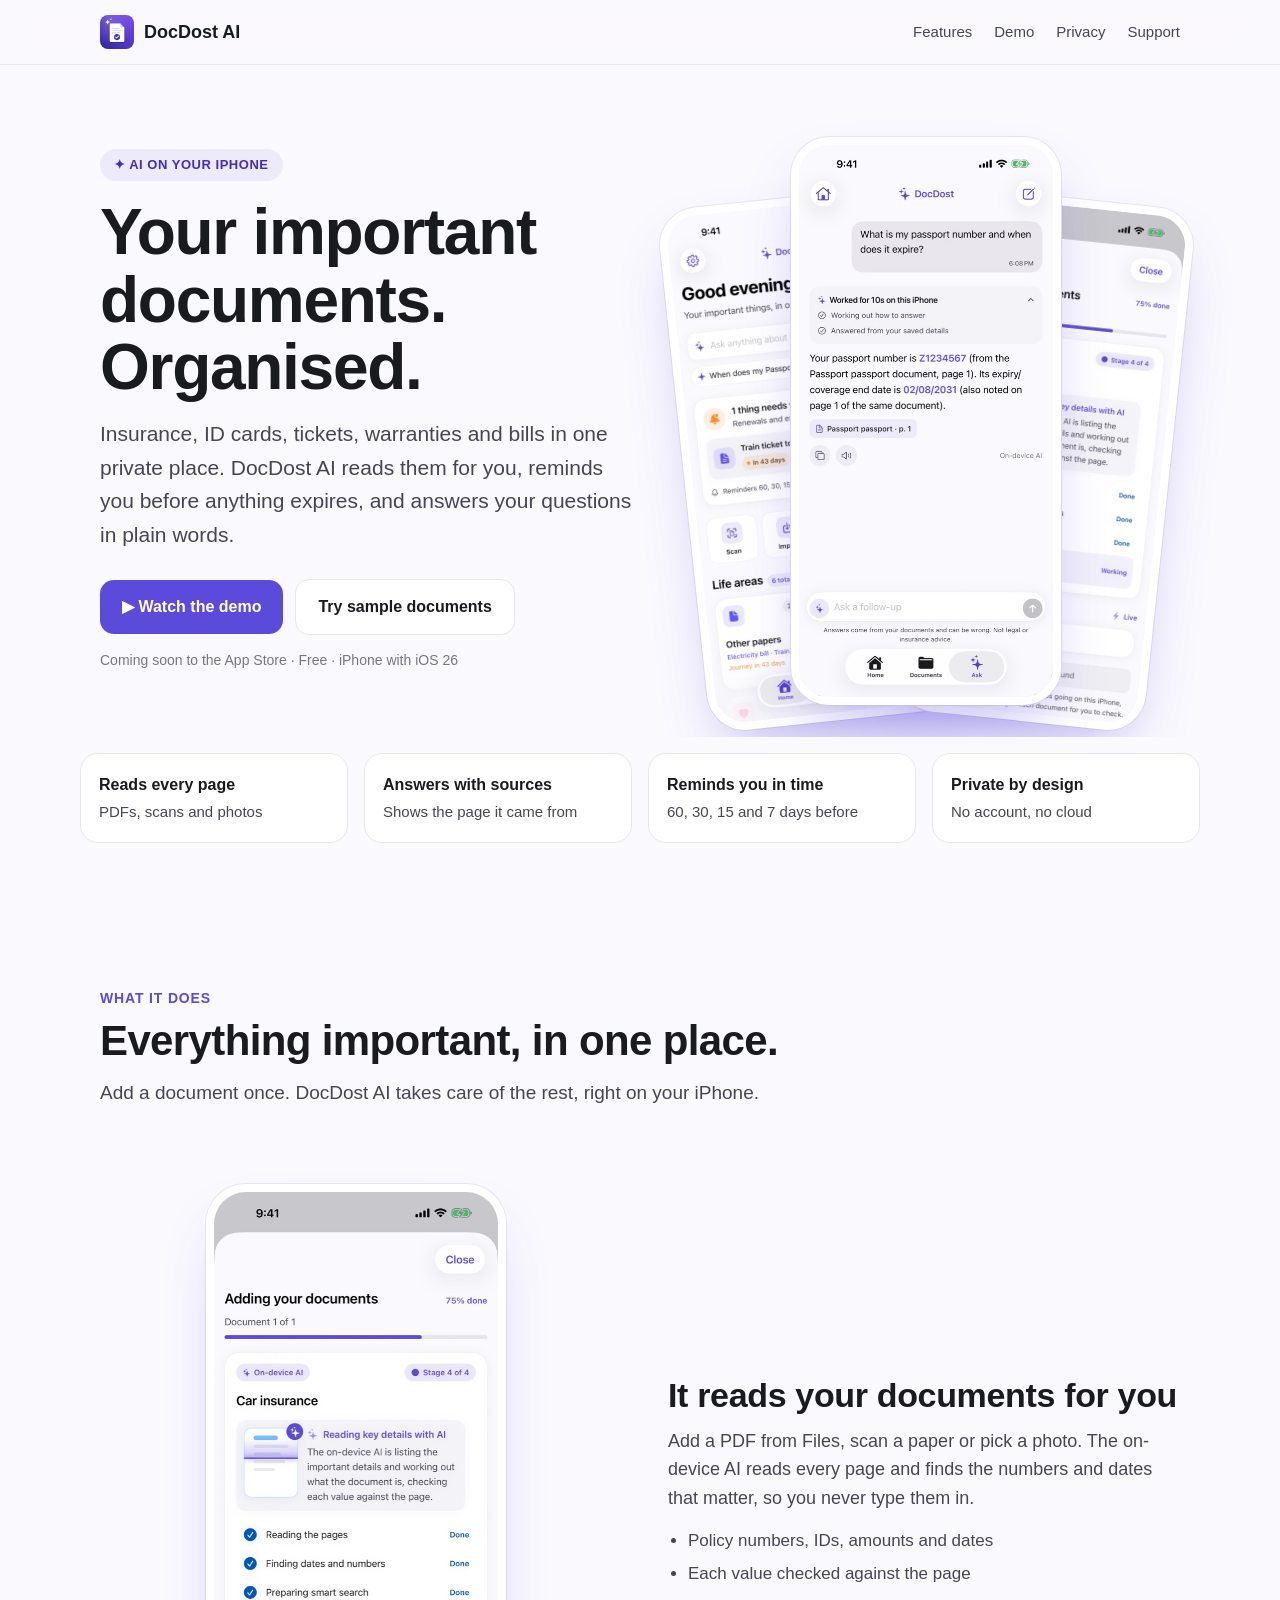
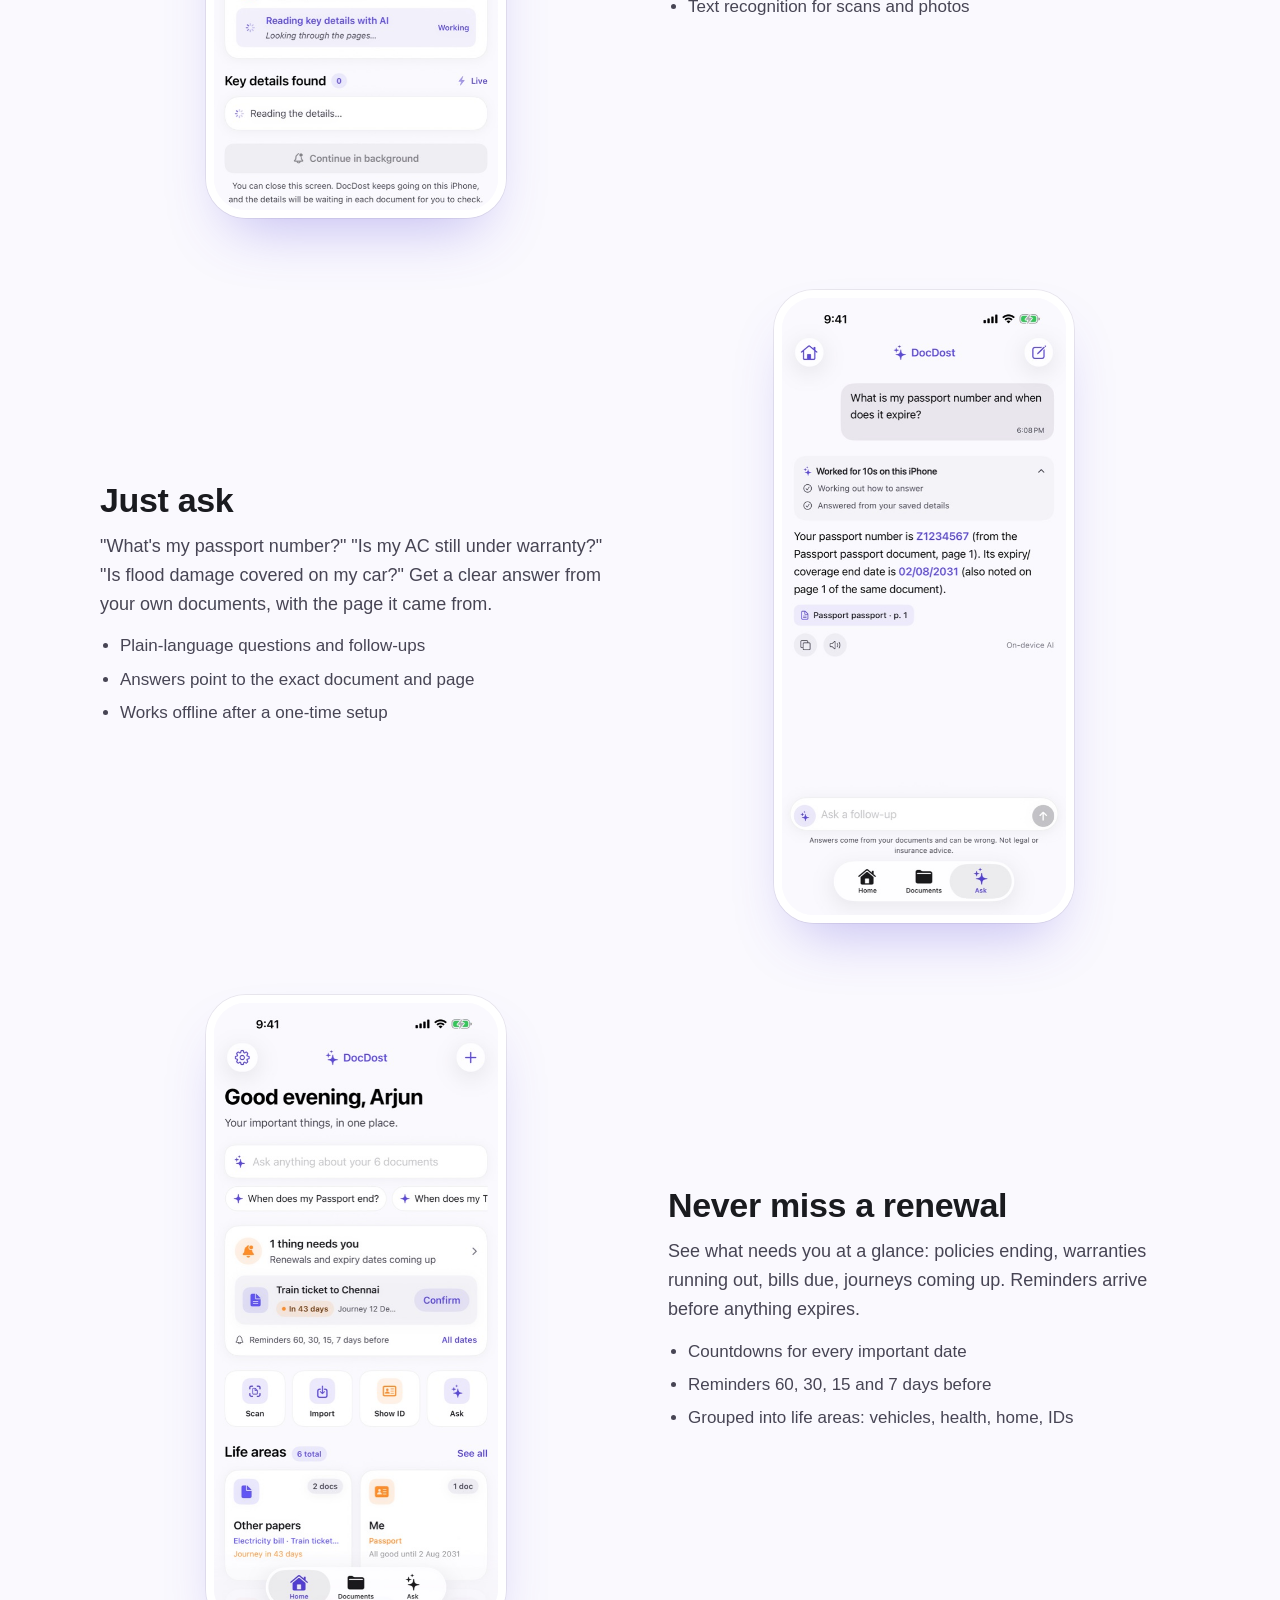
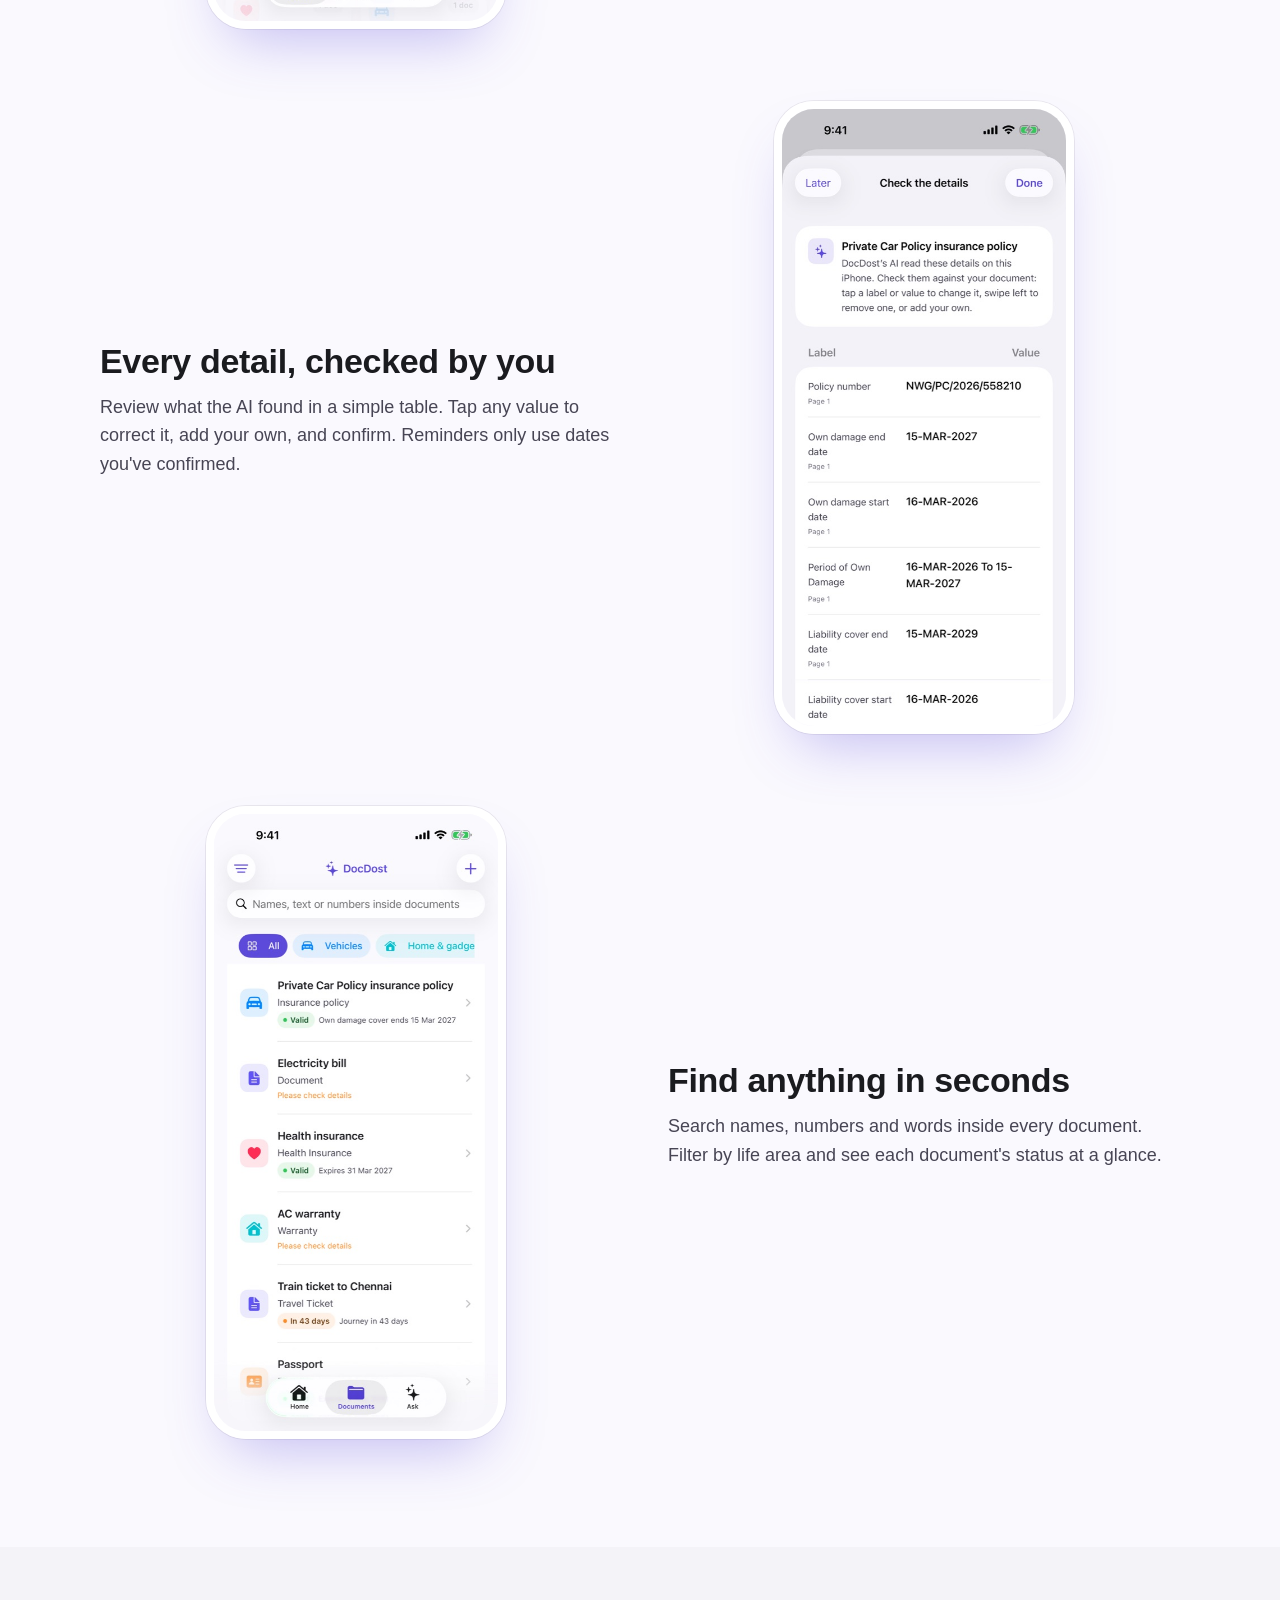
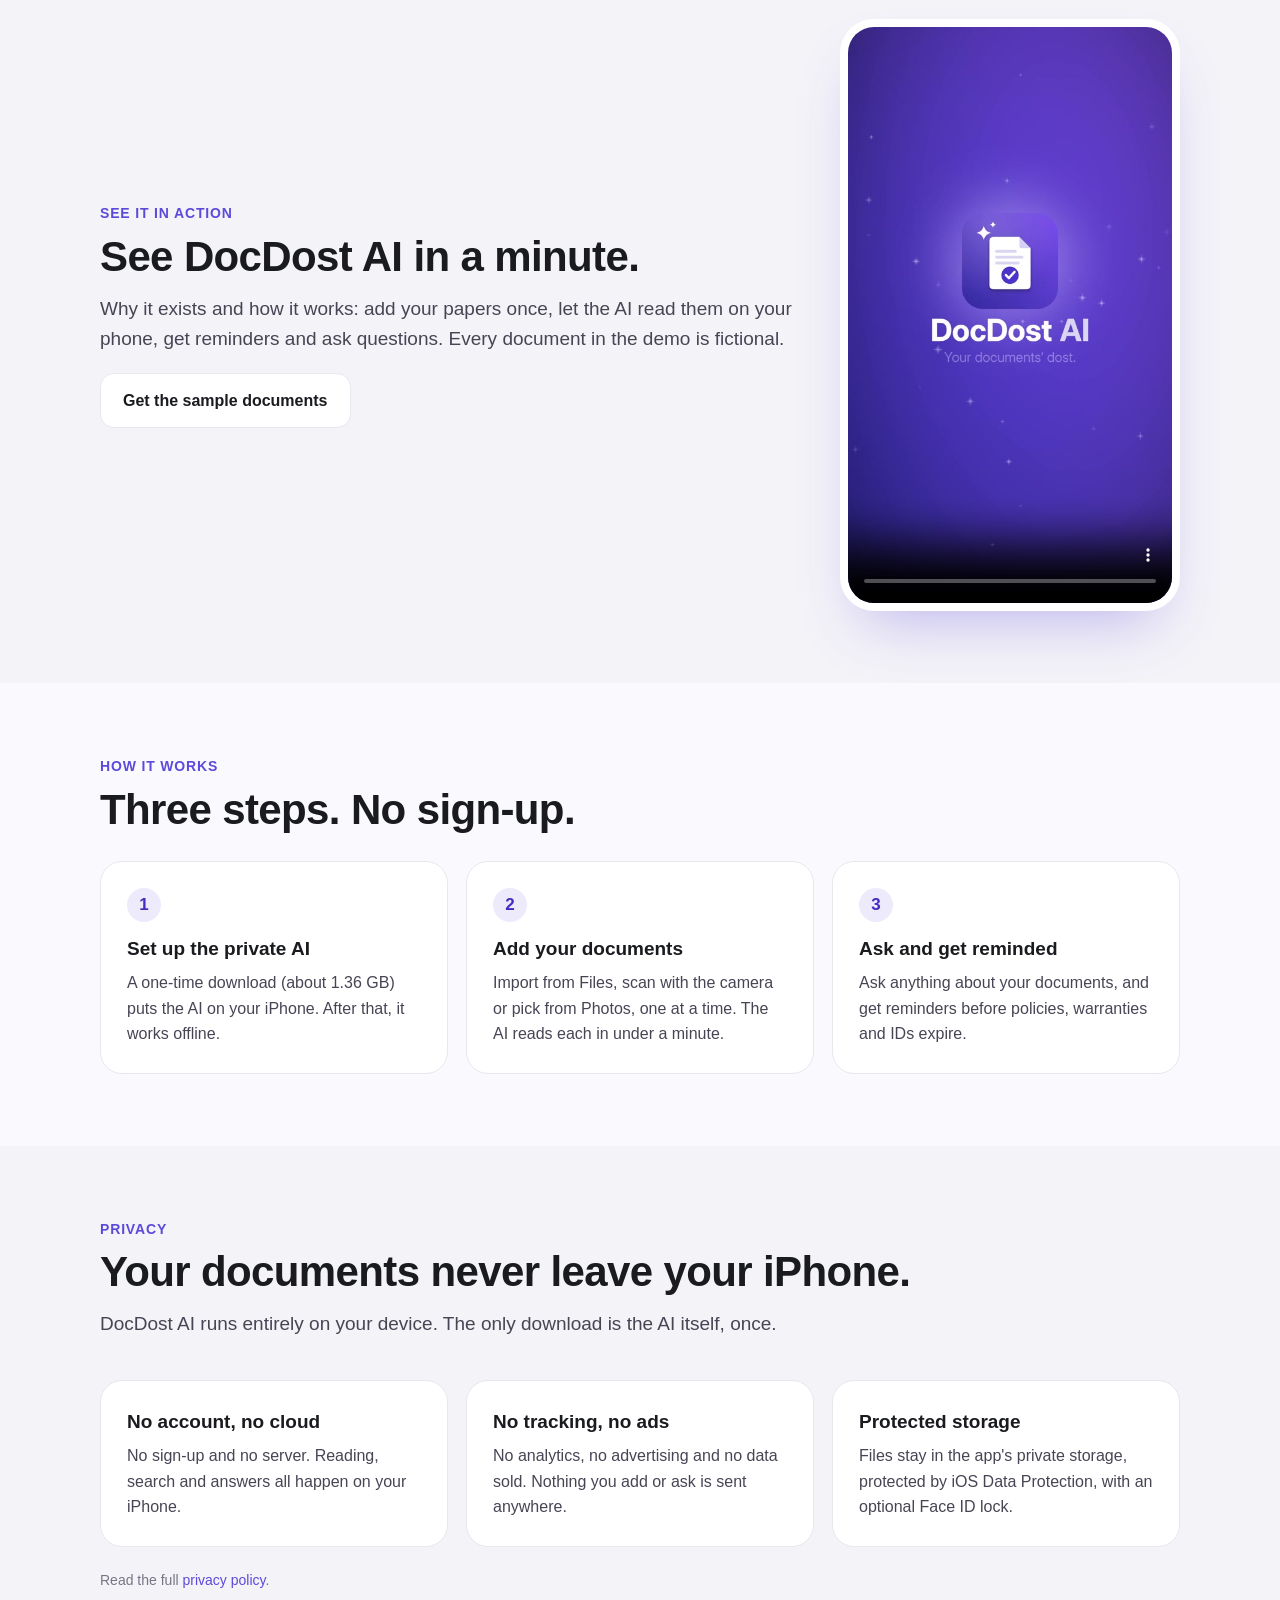
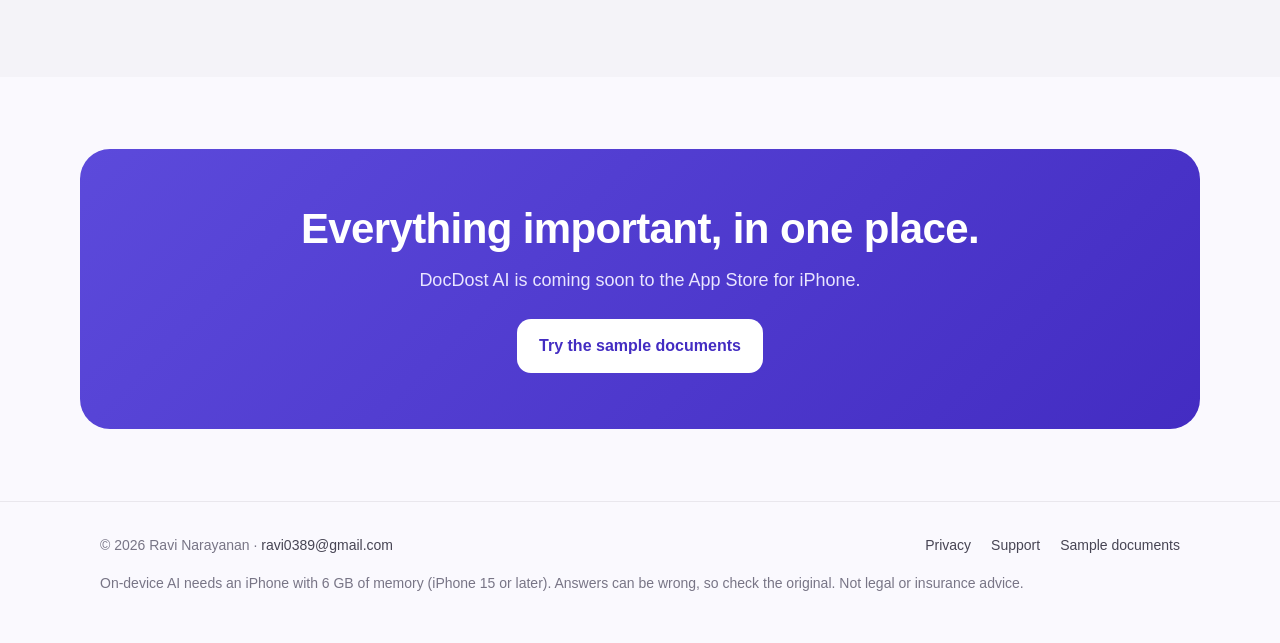
<file: index.html>
<!doctype html>
<html lang="en">
<head>
<meta charset="utf-8">
<meta name="viewport" content="width=device-width, initial-scale=1">
<title>DocDost AI: your important documents, organised</title>
<meta name="description" content="Keep insurance, ID cards, tickets, warranties and bills in one private place. DocDost AI reads them on your iPhone, reminds you before anything expires and answers your questions. No account, no cloud.">
<meta property="og:title" content="DocDost AI">
<meta property="og:description" content="Your important documents, organised. Answers and reminders from AI that stays on your iPhone.">
<meta property="og:image" content="https://ravinarayanan89.github.io/docdost-site/img/banner.jpg">
<link rel="icon" href="favicon.png">
<link rel="apple-touch-icon" href="apple-touch-icon.png">
<link rel="stylesheet" href="site.css">
</head>
<body>

<header class="top">
  <div class="wrap">
    <a class="brand" href="./"><img src="icon.png" alt="">DocDost AI</a>
    <nav class="nav">
      <a class="optional" href="#features">Features</a>
      <a class="optional" href="#demo">Demo</a>
      <a href="#privacy">Privacy</a>
      <a href="support.html">Support</a>
    </nav>
  </div>
</header>

<main>
  <section class="hero">
    <div class="wrap">
      <div>
        <span class="pill">✦ AI on your iPhone</span>
        <h1>Your important documents. Organised.</h1>
        <p class="lede">Insurance, ID cards, tickets, warranties and bills in one private place. DocDost AI reads them for you, reminds you before anything expires, and answers your questions in plain words.</p>
        <div class="cta">
          <a class="button primary" href="#demo">▶ Watch the demo</a>
          <a class="button ghost" href="samples/">Try sample documents</a>
        </div>
        <p class="note">Coming soon to the App Store · Free · iPhone with iOS 26</p>
      </div>
      <div class="phones" aria-hidden="true">
        <img class="phone a" src="img/11-home.jpg" alt="">
        <img class="phone b" src="img/13-answer-passport.jpg" alt="">
        <img class="phone c" src="img/06-ai-reading.jpg" alt="">
      </div>
    </div>
  </section>

  <section style="padding-top:8px">
    <div class="wrap trust">
      <div><strong>Reads every page</strong>PDFs, scans and photos</div>
      <div><strong>Answers with sources</strong>Shows the page it came from</div>
      <div><strong>Reminds you in time</strong>60, 30, 15 and 7 days before</div>
      <div><strong>Private by design</strong>No account, no cloud</div>
    </div>
  </section>

  <section id="features">
    <div class="wrap">
      <p class="eyebrow">What it does</p>
      <h2>Everything important, in one place.</h2>
      <p class="section-lede">Add a document once. DocDost AI takes care of the rest, right on your iPhone.</p>

      <div class="feature">
        <div class="shot"><img src="img/06-ai-reading.jpg" alt="DocDost AI reading a car insurance policy and listing the key details it found" loading="lazy"></div>
        <div>
          <h3>It reads your documents for you</h3>
          <p>Add a PDF from Files, scan a paper or pick a photo. The on-device AI reads every page and finds the numbers and dates that matter, so you never type them in.</p>
          <ul><li>Policy numbers, IDs, amounts and dates</li><li>Each value checked against the page</li><li>Text recognition for scans and photos</li></ul>
        </div>
      </div>

      <div class="feature flip">
        <div class="shot"><img src="img/13-answer-passport.jpg" alt="Asking DocDost AI for a passport number and expiry date" loading="lazy"></div>
        <div>
          <h3>Just ask</h3>
          <p>"What's my passport number?" "Is my AC still under warranty?" "Is flood damage covered on my car?" Get a clear answer from your own documents, with the page it came from.</p>
          <ul><li>Plain-language questions and follow-ups</li><li>Answers point to the exact document and page</li><li>Works offline after a one-time setup</li></ul>
        </div>
      </div>

      <div class="feature">
        <div class="shot"><img src="img/11-home.jpg" alt="Home screen with an upcoming train journey and renewal reminders" loading="lazy"></div>
        <div>
          <h3>Never miss a renewal</h3>
          <p>See what needs you at a glance: policies ending, warranties running out, bills due, journeys coming up. Reminders arrive before anything expires.</p>
          <ul><li>Countdowns for every important date</li><li>Reminders 60, 30, 15 and 7 days before</li><li>Grouped into life areas: vehicles, health, home, IDs</li></ul>
        </div>
      </div>

      <div class="feature flip">
        <div class="shot"><img src="img/08-details-review.jpg" alt="A table of details read from a policy, ready to check and edit" loading="lazy"></div>
        <div>
          <h3>Every detail, checked by you</h3>
          <p>Review what the AI found in a simple table. Tap any value to correct it, add your own, and confirm. Reminders only use dates you've confirmed.</p>
        </div>
      </div>

      <div class="feature">
        <div class="shot"><img src="img/09-documents.jpg" alt="Documents list with status for each document" loading="lazy"></div>
        <div>
          <h3>Find anything in seconds</h3>
          <p>Search names, numbers and words inside every document. Filter by life area and see each document's status at a glance.</p>
        </div>
      </div>
    </div>
  </section>

  <section id="demo" class="alt">
    <div class="wrap demo">
      <div>
        <p class="eyebrow">See it in action</p>
        <h2>See DocDost AI in a minute.</h2>
        <p class="section-lede" style="margin-bottom:18px">Why it exists and how it works: add your papers once, let the AI read them on your phone, get reminders and ask questions. Every document in the demo is fictional.</p>
        <a class="button ghost" href="samples/">Get the sample documents</a>
      </div>
      <video src="img/docdost-demo-runway.mp4" poster="img/docdost-demo-runway-poster.jpg" controls playsinline preload="none" aria-label="DocDost AI demo video"></video>
    </div>
  </section>

  <section>
    <div class="wrap">
      <p class="eyebrow">How it works</p>
      <h2>Three steps. No sign-up.</h2>
      <div class="steps" style="margin-top:28px">
        <div class="card"><div class="num">1</div><h3>Set up the private AI</h3><p>A one-time download (about 1.36 GB) puts the AI on your iPhone. After that, it works offline.</p></div>
        <div class="card"><div class="num">2</div><h3>Add your documents</h3><p>Import from Files, scan with the camera or pick from Photos, one at a time. The AI reads each in under a minute.</p></div>
        <div class="card"><div class="num">3</div><h3>Ask and get reminded</h3><p>Ask anything about your documents, and get reminders before policies, warranties and IDs expire.</p></div>
      </div>
    </div>
  </section>

  <section id="privacy" class="alt">
    <div class="wrap">
      <p class="eyebrow">Privacy</p>
      <h2>Your documents never leave your iPhone.</h2>
      <p class="section-lede">DocDost AI runs entirely on your device. The only download is the AI itself, once.</p>
      <div class="privacy-grid">
        <div class="card"><h3>No account, no cloud</h3><p>No sign-up and no server. Reading, search and answers all happen on your iPhone.</p></div>
        <div class="card"><h3>No tracking, no ads</h3><p>No analytics, no advertising and no data sold. Nothing you add or ask is sent anywhere.</p></div>
        <div class="card"><h3>Protected storage</h3><p>Files stay in the app's private storage, protected by iOS Data Protection, with an optional Face ID lock.</p></div>
      </div>
      <p class="note" style="margin-top:22px">Read the full <a href="privacy.html">privacy policy</a>.</p>
    </div>
  </section>

  <section class="band">
    <div class="wrap">
      <h2>Everything important, in one place.</h2>
      <p>DocDost AI is coming soon to the App Store for iPhone.</p>
      <a class="button" href="samples/">Try the sample documents</a>
    </div>
  </section>
</main>

<footer>
  <div class="wrap">
    <div>© 2026 Ravi Narayanan · <a href="mailto:ravi0389@gmail.com">ravi0389@gmail.com</a></div>
    <nav><a href="privacy.html">Privacy</a><a href="support.html">Support</a><a href="samples/">Sample documents</a></nav>
    <div style="width:100%">On-device AI needs an iPhone with 6 GB of memory (iPhone 15 or later). Answers can be wrong, so check the original. Not legal or insurance advice.</div>
  </div>
</footer>
</body>
</html>
</file>
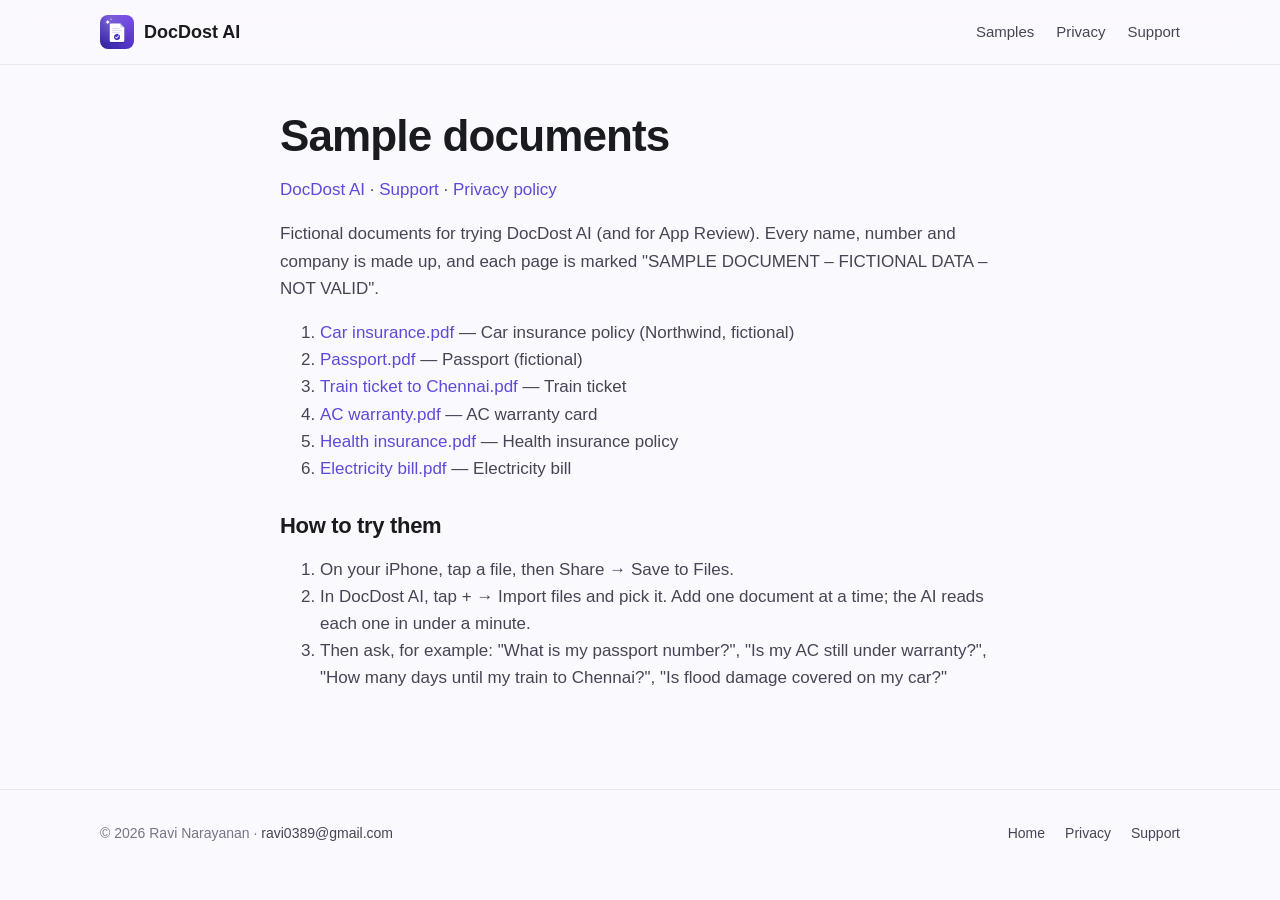
<file: samples/index.html>
<!doctype html>
<html lang="en"><head><meta charset="utf-8"><meta name="viewport" content="width=device-width, initial-scale=1">
<title>DocDost AI Sample Documents</title>
<link rel="icon" href="../favicon.png">
<link rel="apple-touch-icon" href="../apple-touch-icon.png">
<link rel="stylesheet" href="../site.css">
</head><body>
<header class="top"><div class="wrap"><a class="brand" href="../"><img src="../icon.png" alt="">DocDost AI</a>
<nav class="nav"><a class="optional" href="../samples/">Samples</a><a href="../privacy.html">Privacy</a><a href="../support.html">Support</a></nav></div></header>
<main class="doc">
<h1>Sample documents</h1>
<p><a href="../">DocDost AI</a> · <a href="../support.html">Support</a> · <a href="../privacy.html">Privacy policy</a></p>
<p>Fictional documents for trying DocDost AI (and for App Review). Every name, number and company is made up, and each page is marked "SAMPLE DOCUMENT – FICTIONAL DATA – NOT VALID".</p>
<ol>
<li><a href="Car%20insurance.pdf" download>Car insurance.pdf</a> — Car insurance policy (Northwind, fictional)</li>
<li><a href="Passport.pdf" download>Passport.pdf</a> — Passport (fictional)</li>
<li><a href="Train%20ticket%20to%20Chennai.pdf" download>Train ticket to Chennai.pdf</a> — Train ticket</li>
<li><a href="AC%20warranty.pdf" download>AC warranty.pdf</a> — AC warranty card</li>
<li><a href="Health%20insurance.pdf" download>Health insurance.pdf</a> — Health insurance policy</li>
<li><a href="Electricity%20bill.pdf" download>Electricity bill.pdf</a> — Electricity bill</li>
</ol>
<h2>How to try them</h2>
<ol>
<li>On your iPhone, tap a file, then Share → Save to Files.</li>
<li>In DocDost AI, tap + → Import files and pick it. Add one document at a time; the AI reads each one in under a minute.</li>
<li>Then ask, for example: "What is my passport number?", "Is my AC still under warranty?", "How many days until my train to Chennai?", "Is flood damage covered on my car?"</li>
</ol>
</main>
<footer><div class="wrap"><div>© 2026 Ravi Narayanan · <a href="mailto:ravi0389@gmail.com">ravi0389@gmail.com</a></div><nav><a href="../">Home</a><a href="../privacy.html">Privacy</a><a href="../support.html">Support</a></nav></div></footer>
</body></html>
</file>
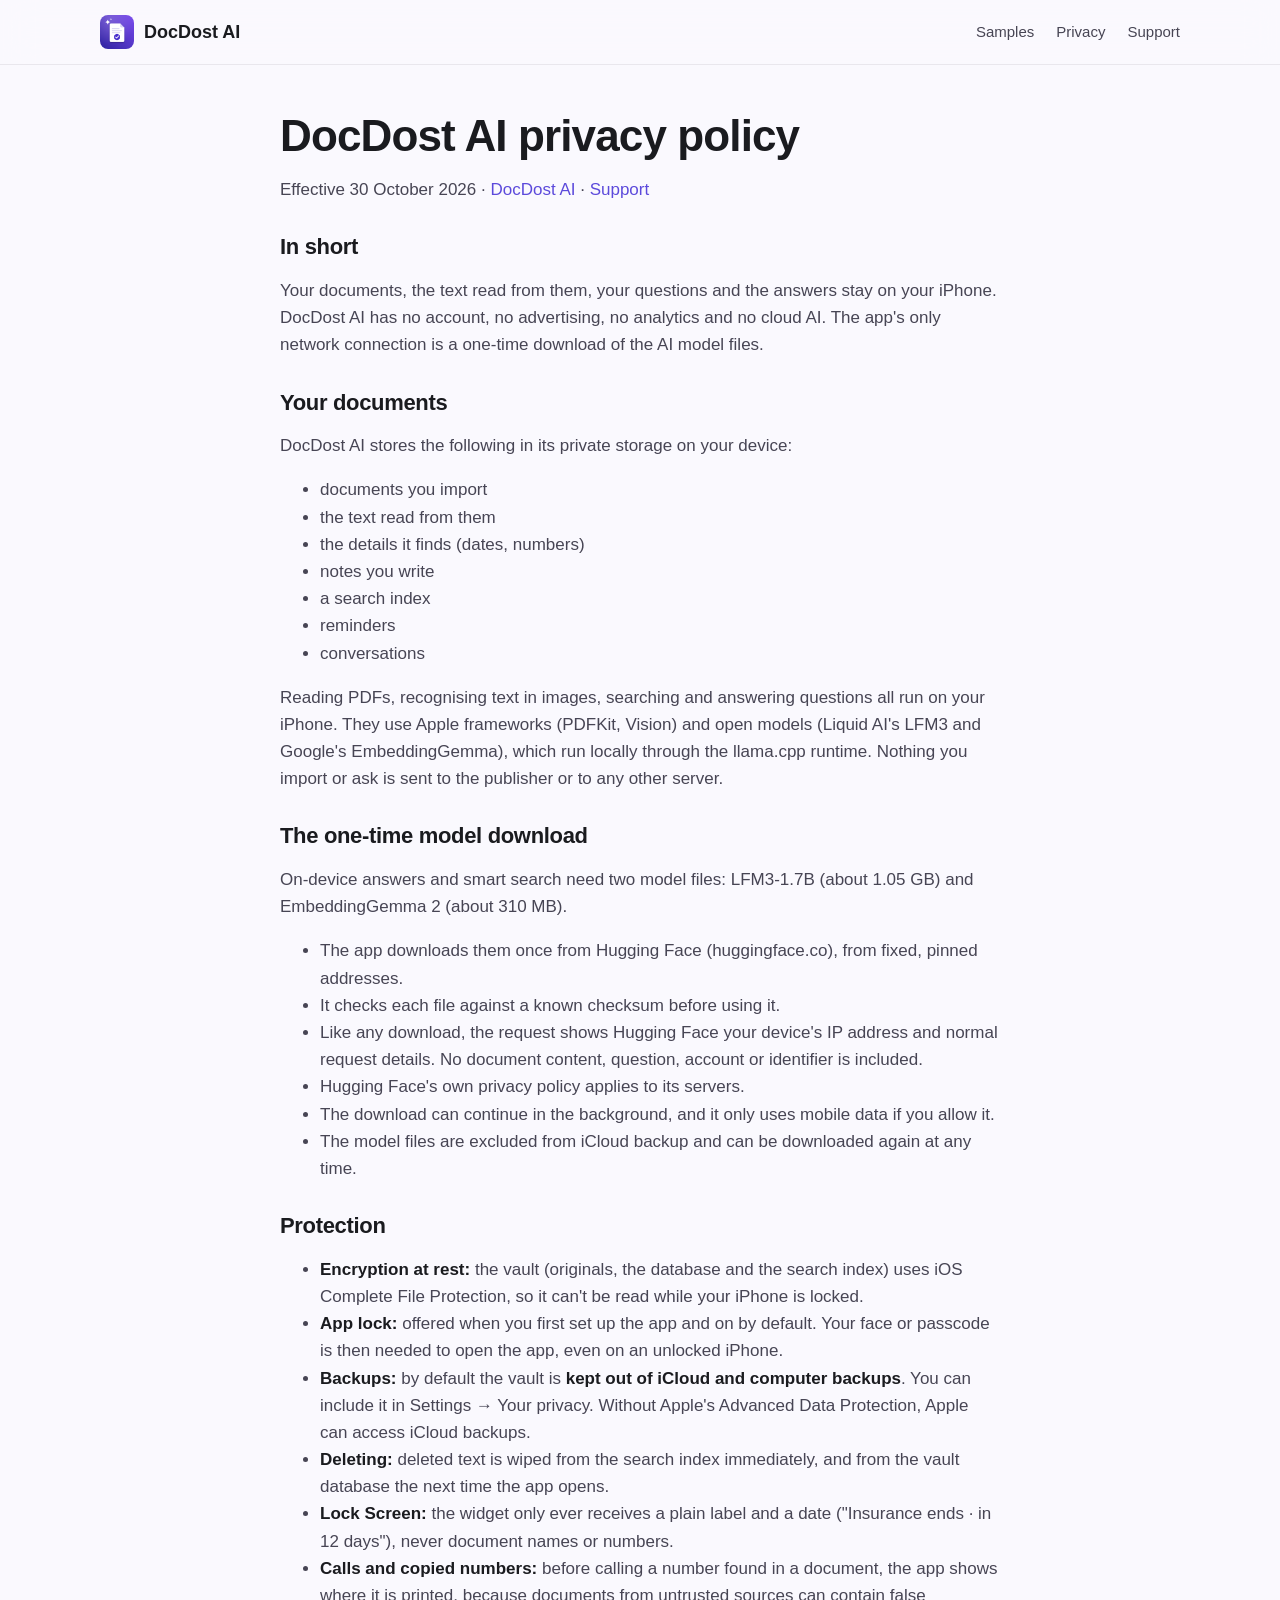
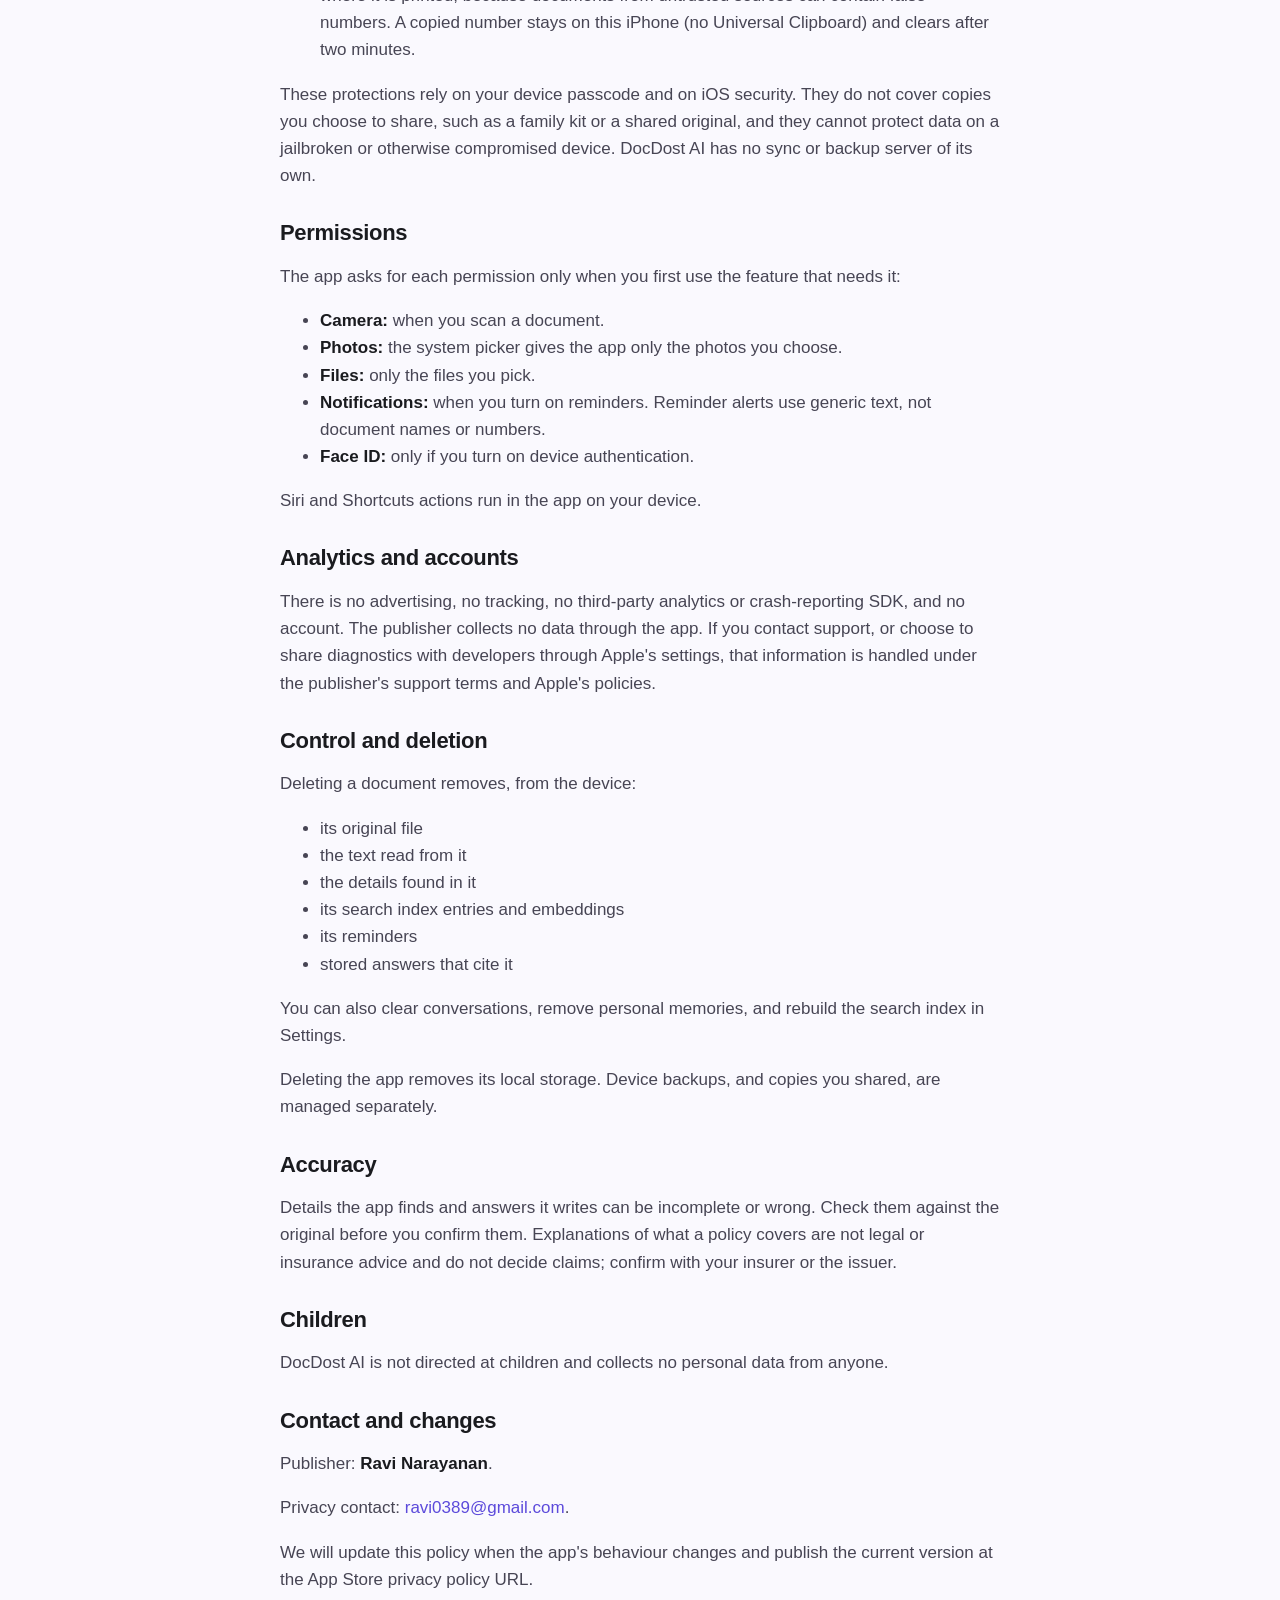
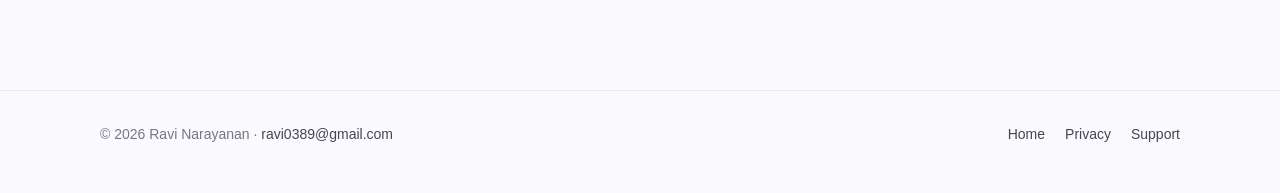
<file: privacy.html>
<!doctype html>
<html lang="en"><head><meta charset="utf-8"><meta name="viewport" content="width=device-width, initial-scale=1">
<title>DocDost AI · Privacy Policy</title>
<link rel="icon" href="favicon.png">
<link rel="apple-touch-icon" href="apple-touch-icon.png">
<link rel="stylesheet" href="site.css">
</head><body>
<header class="top"><div class="wrap"><a class="brand" href="./"><img src="icon.png" alt="">DocDost AI</a>
<nav class="nav"><a class="optional" href="samples/">Samples</a><a href="privacy.html">Privacy</a><a href="support.html">Support</a></nav></div></header>
<main class="doc">
<h1>DocDost AI privacy policy</h1>
<p>Effective 30 October 2026 · <a href="./">DocDost AI</a> · <a href="support.html">Support</a></p>
<h2>In short</h2>
<p>Your documents, the text read from them, your questions and the answers stay on your iPhone. DocDost AI has no account, no advertising, no analytics and no cloud AI. The app&#x27;s only network connection is a one-time download of the AI model files.</p>
<h2>Your documents</h2>
<p>DocDost AI stores the following in its private storage on your device:</p>
<ul>
<li>documents you import</li>
<li>the text read from them</li>
<li>the details it finds (dates, numbers)</li>
<li>notes you write</li>
<li>a search index</li>
<li>reminders</li>
<li>conversations</li>
</ul>
<p>Reading PDFs, recognising text in images, searching and answering questions all run on your iPhone. They use Apple frameworks (PDFKit, Vision) and open models (Liquid AI&#x27;s LFM3 and Google&#x27;s EmbeddingGemma), which run locally through the llama.cpp runtime. Nothing you import or ask is sent to the publisher or to any other server.</p>
<h2>The one-time model download</h2>
<p>On-device answers and smart search need two model files: LFM3-1.7B (about 1.05 GB) and EmbeddingGemma 2 (about 310 MB).</p>
<ul>
<li>The app downloads them once from Hugging Face (huggingface.co), from fixed, pinned addresses.</li>
<li>It checks each file against a known checksum before using it.</li>
<li>Like any download, the request shows Hugging Face your device&#x27;s IP address and normal request details. No document content, question, account or identifier is included.</li>
<li>Hugging Face&#x27;s own privacy policy applies to its servers.</li>
<li>The download can continue in the background, and it only uses mobile data if you allow it.</li>
<li>The model files are excluded from iCloud backup and can be downloaded again at any time.</li>
</ul>
<h2>Protection</h2>
<ul>
<li><strong>Encryption at rest:</strong> the vault (originals, the database and the search index) uses iOS Complete File Protection, so it can&#x27;t be read while your iPhone is locked.</li>
<li><strong>App lock:</strong> offered when you first set up the app and on by default. Your face or passcode is then needed to open the app, even on an unlocked iPhone.</li>
<li><strong>Backups:</strong> by default the vault is <strong>kept out of iCloud and computer backups</strong>. You can include it in Settings → Your privacy. Without Apple&#x27;s Advanced Data Protection, Apple can access iCloud backups.</li>
<li><strong>Deleting:</strong> deleted text is wiped from the search index immediately, and from the vault database the next time the app opens.</li>
<li><strong>Lock Screen:</strong> the widget only ever receives a plain label and a date (&quot;Insurance ends · in 12 days&quot;), never document names or numbers.</li>
<li><strong>Calls and copied numbers:</strong> before calling a number found in a document, the app shows where it is printed, because documents from untrusted sources can contain false numbers. A copied number stays on this iPhone (no Universal Clipboard) and clears after two minutes.</li>
</ul>
<p>These protections rely on your device passcode and on iOS security. They do not cover copies you choose to share, such as a family kit or a shared original, and they cannot protect data on a jailbroken or otherwise compromised device. DocDost AI has no sync or backup server of its own.</p>
<h2>Permissions</h2>
<p>The app asks for each permission only when you first use the feature that needs it:</p>
<ul>
<li><strong>Camera:</strong> when you scan a document.</li>
<li><strong>Photos:</strong> the system picker gives the app only the photos you choose.</li>
<li><strong>Files:</strong> only the files you pick.</li>
<li><strong>Notifications:</strong> when you turn on reminders. Reminder alerts use generic text, not document names or numbers.</li>
<li><strong>Face ID:</strong> only if you turn on device authentication.</li>
</ul>
<p>Siri and Shortcuts actions run in the app on your device.</p>
<h2>Analytics and accounts</h2>
<p>There is no advertising, no tracking, no third-party analytics or crash-reporting SDK, and no account. The publisher collects no data through the app. If you contact support, or choose to share diagnostics with developers through Apple&#x27;s settings, that information is handled under the publisher&#x27;s support terms and Apple&#x27;s policies.</p>
<h2>Control and deletion</h2>
<p>Deleting a document removes, from the device:</p>
<ul>
<li>its original file</li>
<li>the text read from it</li>
<li>the details found in it</li>
<li>its search index entries and embeddings</li>
<li>its reminders</li>
<li>stored answers that cite it</li>
</ul>
<p>You can also clear conversations, remove personal memories, and rebuild the search index in Settings.</p>
<p>Deleting the app removes its local storage. Device backups, and copies you shared, are managed separately.</p>
<h2>Accuracy</h2>
<p>Details the app finds and answers it writes can be incomplete or wrong. Check them against the original before you confirm them. Explanations of what a policy covers are not legal or insurance advice and do not decide claims; confirm with your insurer or the issuer.</p>
<h2>Children</h2>
<p>DocDost AI is not directed at children and collects no personal data from anyone.</p>
<h2>Contact and changes</h2>
<p>Publisher: <strong>Ravi Narayanan</strong>.</p>
<p>Privacy contact: <a href="mailto:ravi0389@gmail.com">ravi0389@gmail.com</a>.</p>
<p>We will update this policy when the app&#x27;s behaviour changes and publish the current version at the App Store privacy policy URL.</p>
</main>
<footer><div class="wrap"><div>© 2026 Ravi Narayanan · <a href="mailto:ravi0389@gmail.com">ravi0389@gmail.com</a></div><nav><a href="./">Home</a><a href="privacy.html">Privacy</a><a href="support.html">Support</a></nav></div></footer>
</body></html>
</file>
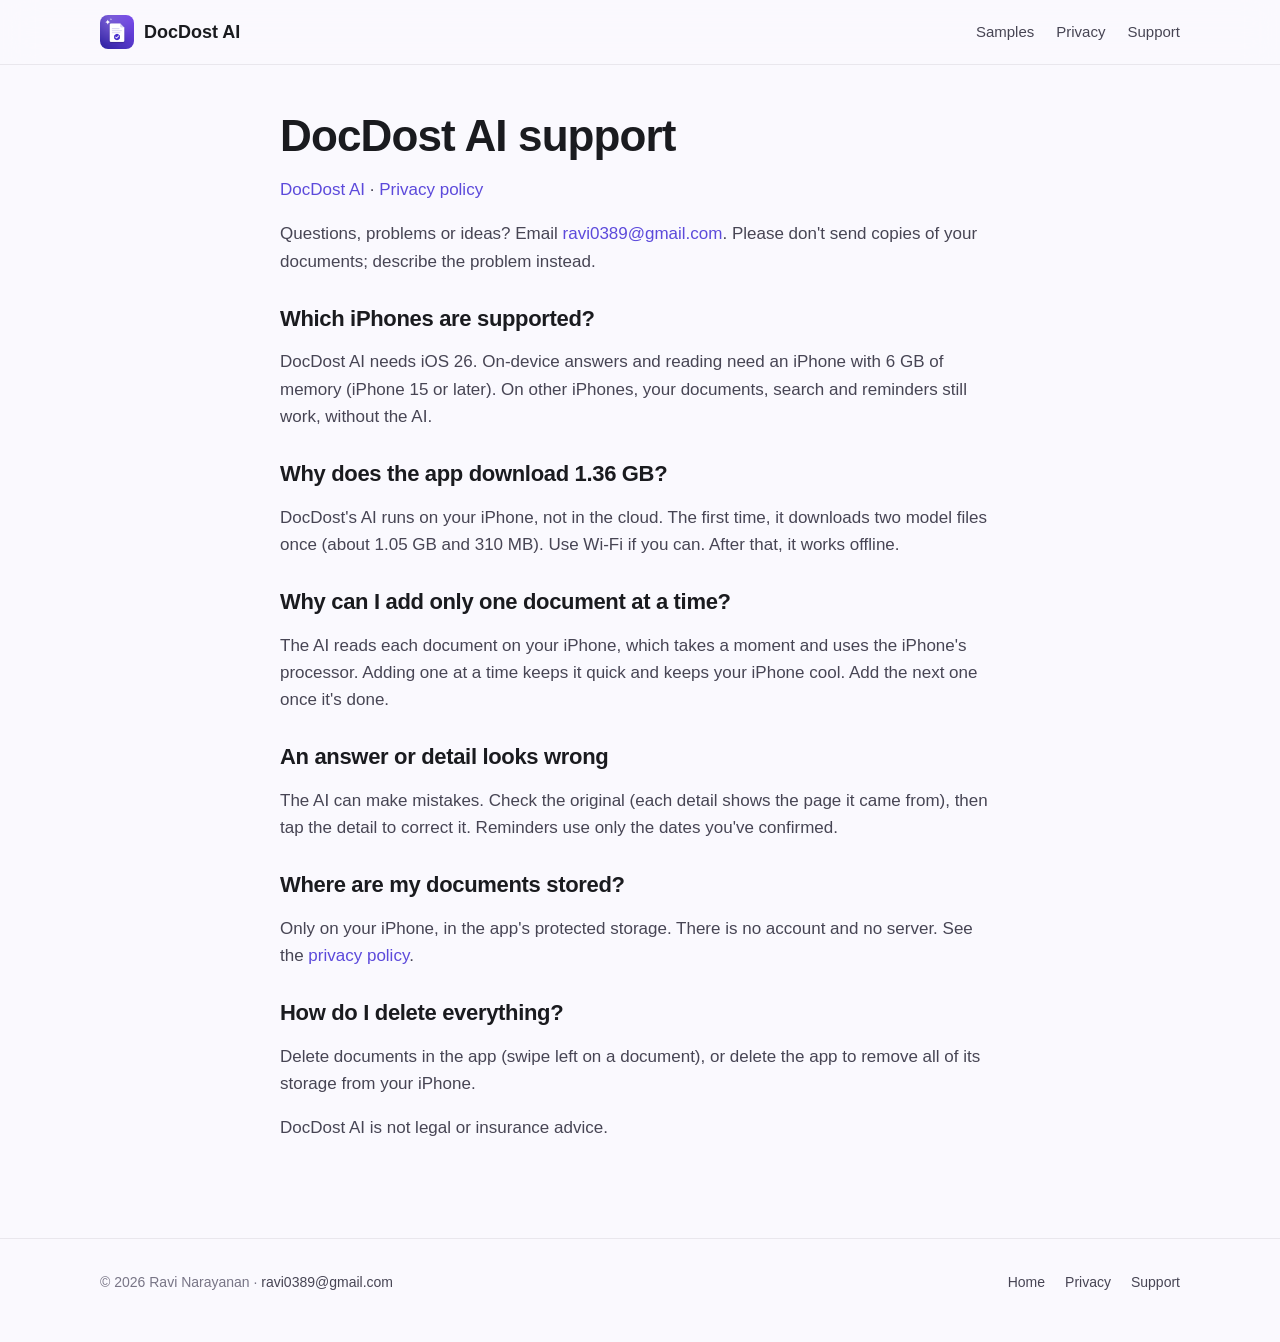
<file: support.html>
<!doctype html>
<html lang="en"><head><meta charset="utf-8"><meta name="viewport" content="width=device-width, initial-scale=1">
<title>DocDost AI Support</title>
<link rel="icon" href="favicon.png">
<link rel="apple-touch-icon" href="apple-touch-icon.png">
<link rel="stylesheet" href="site.css">
</head><body>
<header class="top"><div class="wrap"><a class="brand" href="./"><img src="icon.png" alt="">DocDost AI</a>
<nav class="nav"><a class="optional" href="samples/">Samples</a><a href="privacy.html">Privacy</a><a href="support.html">Support</a></nav></div></header>
<main class="doc">
<h1>DocDost AI support</h1>
<p><a href="./">DocDost AI</a> · <a href="privacy.html">Privacy policy</a></p>
<p>Questions, problems or ideas? Email <a href="mailto:ravi0389@gmail.com">ravi0389@gmail.com</a>. Please don't send copies of your documents; describe the problem instead.</p>
<h2>Which iPhones are supported?</h2>
<p>DocDost AI needs iOS 26. On-device answers and reading need an iPhone with 6 GB of memory (iPhone 15 or later). On other iPhones, your documents, search and reminders still work, without the AI.</p>
<h2>Why does the app download 1.36 GB?</h2>
<p>DocDost's AI runs on your iPhone, not in the cloud. The first time, it downloads two model files once (about 1.05 GB and 310 MB). Use Wi-Fi if you can. After that, it works offline.</p>
<h2>Why can I add only one document at a time?</h2>
<p>The AI reads each document on your iPhone, which takes a moment and uses the iPhone's processor. Adding one at a time keeps it quick and keeps your iPhone cool. Add the next one once it's done.</p>
<h2>An answer or detail looks wrong</h2>
<p>The AI can make mistakes. Check the original (each detail shows the page it came from), then tap the detail to correct it. Reminders use only the dates you've confirmed.</p>
<h2>Where are my documents stored?</h2>
<p>Only on your iPhone, in the app's protected storage. There is no account and no server. See the <a href="privacy.html">privacy policy</a>.</p>
<h2>How do I delete everything?</h2>
<p>Delete documents in the app (swipe left on a document), or delete the app to remove all of its storage from your iPhone.</p>
<p>DocDost AI is not legal or insurance advice.</p>
</main>
<footer><div class="wrap"><div>© 2026 Ravi Narayanan · <a href="mailto:ravi0389@gmail.com">ravi0389@gmail.com</a></div><nav><a href="./">Home</a><a href="privacy.html">Privacy</a><a href="support.html">Support</a></nav></div></footer>
</body></html>
</file>
<file: site.css>
:root {
  --bg: #FAF9FE; --surface: #FFFFFF; --surface-low: #F4F3F8; --line: #E9E7ED;
  --ink: #1A1B1F; --muted: #474554; --soft: #787586;
  --brand: #5C4ADB; --brand-deep: #432CC2; --brand-tint: #EDEAFC;
  --green: #1E8E5A; --amber: #B26A00;
  --radius: 22px; --max: 1120px;
}
@media (prefers-color-scheme: dark) {
  :root { --bg: #121218; --surface: #1C1C24; --surface-low: #22222C; --line: #2E2E3A;
          --ink: #F2F1F7; --muted: #C4C2D0; --soft: #9A98A8; --brand: #8C7DF0; --brand-deep: #A99DF5; --brand-tint: #2A2645; }
}
* { box-sizing: border-box; }
html { scroll-behavior: smooth; }
body { margin: 0; background: var(--bg); color: var(--ink);
       font: 17px/1.6 -apple-system, BlinkMacSystemFont, "SF Pro Text", "Segoe UI", Roboto, sans-serif; -webkit-font-smoothing: antialiased; }
img, video { max-width: 100%; display: block; }
a { color: var(--brand); text-decoration: none; }
a:hover { text-decoration: underline; }
.wrap { max-width: var(--max); margin: 0 auto; padding: 0 20px; }

/* Header */
.top { position: sticky; top: 0; z-index: 10; backdrop-filter: saturate(180%) blur(16px); -webkit-backdrop-filter: saturate(180%) blur(16px);
       background: color-mix(in srgb, var(--bg) 82%, transparent); border-bottom: 1px solid var(--line); }
.top .wrap { display: flex; align-items: center; justify-content: space-between; height: 64px; }
.brand { display: flex; align-items: center; gap: 10px; color: var(--ink); font-weight: 700; font-size: 18px; }
.brand:hover { text-decoration: none; }
.brand img { width: 34px; height: 34px; border-radius: 8px; }
.nav { display: flex; gap: 22px; font-size: 15px; }
.nav a { color: var(--muted); }
@media (max-width: 640px) { .nav .optional { display: none; } .nav { gap: 16px; } }

/* Hero */
.hero { padding: 72px 0 40px; overflow: hidden; }
.hero .wrap { display: grid; grid-template-columns: 1.05fr 1fr; gap: 40px; align-items: center; }
.pill { display: inline-flex; align-items: center; gap: 8px; padding: 6px 14px; border-radius: 999px; background: var(--brand-tint);
        color: var(--brand-deep); font-size: 13px; font-weight: 700; letter-spacing: .04em; text-transform: uppercase; }
h1 { font-size: clamp(40px, 6vw, 64px); line-height: 1.05; letter-spacing: -0.02em; margin: 18px 0 16px; }
.lede { font-size: clamp(18px, 2.2vw, 21px); color: var(--muted); margin: 0 0 28px; max-width: 34em; }
.cta { display: flex; flex-wrap: wrap; gap: 12px; align-items: center; }
.button { display: inline-flex; align-items: center; gap: 8px; padding: 14px 22px; border-radius: 14px; font-weight: 600; font-size: 16px; }
.button.primary { background: var(--brand); color: #fff; }
.button.primary:hover { background: var(--brand-deep); text-decoration: none; }
.button.ghost { background: var(--surface); color: var(--ink); border: 1px solid var(--line); }
.button.ghost:hover { text-decoration: none; border-color: var(--brand); }
.note { font-size: 14px; color: var(--soft); margin-top: 14px; }
.phones { position: relative; height: 560px; }
.phone { position: absolute; width: 250px; border-radius: 38px; overflow: hidden; background: #fff; border: 8px solid #fff;
         box-shadow: 0 30px 60px -20px color-mix(in srgb, var(--brand) 40%, transparent), 0 0 0 1px var(--line); }
.phone.a { left: 2%; top: 60px; transform: rotate(-6deg); }
.phone.b { left: 50%; top: 0; transform: translateX(-50%); z-index: 2; width: 270px; }
.phone.c { right: 2%; top: 60px; transform: rotate(6deg); }
@media (max-width: 900px) {
  .hero .wrap { grid-template-columns: 1fr; text-align: center; }
  .lede { margin-left: auto; margin-right: auto; } .cta { justify-content: center; }
  .phones { height: 480px; max-width: 520px; margin: 0 auto; width: 100%; }
  .phone { width: 190px; } .phone.b { width: 210px; }
}
@media (max-width: 480px) { .phone.a, .phone.c { display: none; } .phones { height: 470px; } .phone.b { width: 220px; } }

/* Sections */
section { padding: 72px 0; }
.eyebrow { color: var(--brand); font-weight: 700; font-size: 14px; letter-spacing: .06em; text-transform: uppercase; margin: 0 0 8px; }
h2 { font-size: clamp(30px, 4vw, 42px); line-height: 1.12; letter-spacing: -0.015em; margin: 0 0 14px; }
.section-lede { color: var(--muted); font-size: 19px; max-width: 40em; margin: 0 0 40px; }
.trust { display: grid; grid-template-columns: repeat(4, 1fr); gap: 16px; padding: 8px 0 0; }
.trust div { background: var(--surface); border: 1px solid var(--line); border-radius: 18px; padding: 18px; font-size: 15px; color: var(--muted); }
.trust strong { display: block; color: var(--ink); font-size: 16px; margin-bottom: 2px; }
@media (max-width: 800px) { .trust { grid-template-columns: repeat(2, 1fr); } }

.feature { display: grid; grid-template-columns: 1fr 1fr; gap: 56px; align-items: center; padding: 36px 0; }
.feature.flip .shot { order: 2; }
.feature .shot { display: flex; justify-content: center; }
.feature .shot img { width: 300px; border-radius: 40px; border: 8px solid #fff; box-shadow: 0 30px 60px -24px color-mix(in srgb, var(--brand) 38%, transparent), 0 0 0 1px var(--line); }
.feature h3 { font-size: clamp(26px, 3vw, 34px); line-height: 1.15; letter-spacing: -0.01em; margin: 0 0 12px; }
.feature p { color: var(--muted); font-size: 18px; margin: 0 0 14px; }
.feature ul { margin: 0; padding-left: 20px; color: var(--muted); }
.feature li { margin: 6px 0; }
@media (max-width: 820px) { .feature, .feature.flip { grid-template-columns: 1fr; gap: 28px; text-align: center; }
  .feature.flip .shot { order: 0; } .feature ul { text-align: left; display: inline-block; } .feature .shot img { width: 250px; } }

.alt { background: var(--surface-low); }
.demo { display: grid; grid-template-columns: 1fr 340px; gap: 48px; align-items: center; }
.demo video { width: 100%; border-radius: 34px; border: 8px solid #fff; background: #fff; box-shadow: 0 30px 60px -24px color-mix(in srgb, var(--brand) 38%, transparent); }
@media (max-width: 820px) { .demo { grid-template-columns: 1fr; text-align: center; } .demo video { max-width: 320px; margin: 0 auto; } }

.steps { display: grid; grid-template-columns: repeat(3, 1fr); gap: 18px; }
.card { background: var(--surface); border: 1px solid var(--line); border-radius: var(--radius); padding: 26px; }
.card .num { width: 34px; height: 34px; border-radius: 50%; background: var(--brand-tint); color: var(--brand-deep); display: grid; place-items: center; font-weight: 800; margin-bottom: 12px; }
.card h3 { margin: 0 0 6px; font-size: 19px; }
.card p { margin: 0; color: var(--muted); font-size: 16px; }
@media (max-width: 820px) { .steps { grid-template-columns: 1fr; } }

.privacy-grid { display: grid; grid-template-columns: repeat(3, 1fr); gap: 18px; }
@media (max-width: 820px) { .privacy-grid { grid-template-columns: 1fr; } }

.band { text-align: center; }
.band .wrap { background: linear-gradient(135deg, var(--brand), var(--brand-deep)); color: #fff; border-radius: 30px; padding: 56px 24px; }
.band h2 { color: #fff; } .band p { color: #E9E5FF; font-size: 18px; margin: 0 0 24px; }
.band .button { background: #fff; color: var(--brand-deep); }

footer { border-top: 1px solid var(--line); padding: 32px 0 48px; color: var(--soft); font-size: 14px; }
footer .wrap { display: flex; flex-wrap: wrap; justify-content: space-between; gap: 16px; }
footer nav { display: flex; gap: 20px; flex-wrap: wrap; }
footer a { color: var(--muted); }

/* Document pages (privacy, support, samples) */
.doc { max-width: 760px; margin: 0 auto; padding: 40px 20px 80px; }
.doc h1 { font-size: clamp(32px, 5vw, 44px); margin: 8px 0 12px; }
.doc h2 { font-size: 22px; margin: 32px 0 8px; }
.doc p, .doc li { color: var(--muted); }
.doc strong { color: var(--ink); }
.doc code { background: var(--brand-tint); padding: 1px 6px; border-radius: 6px; }
</file>
